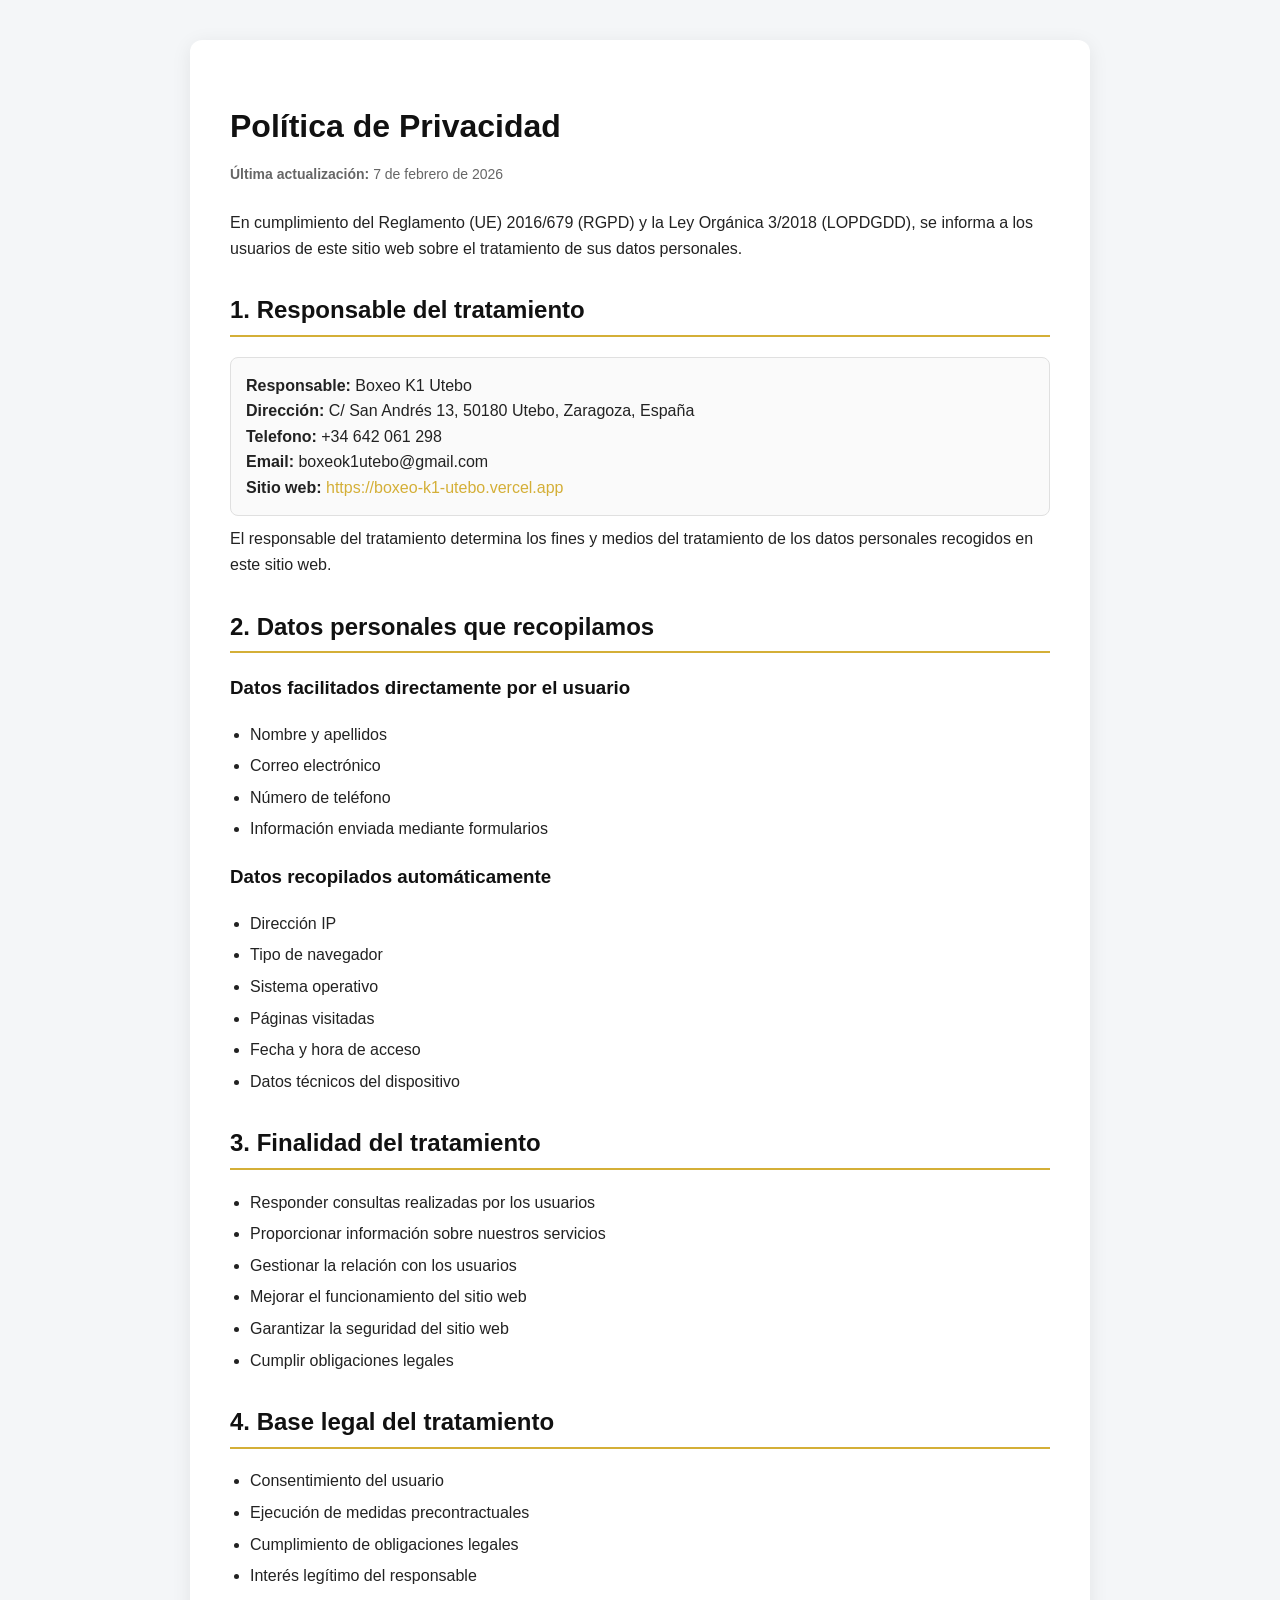
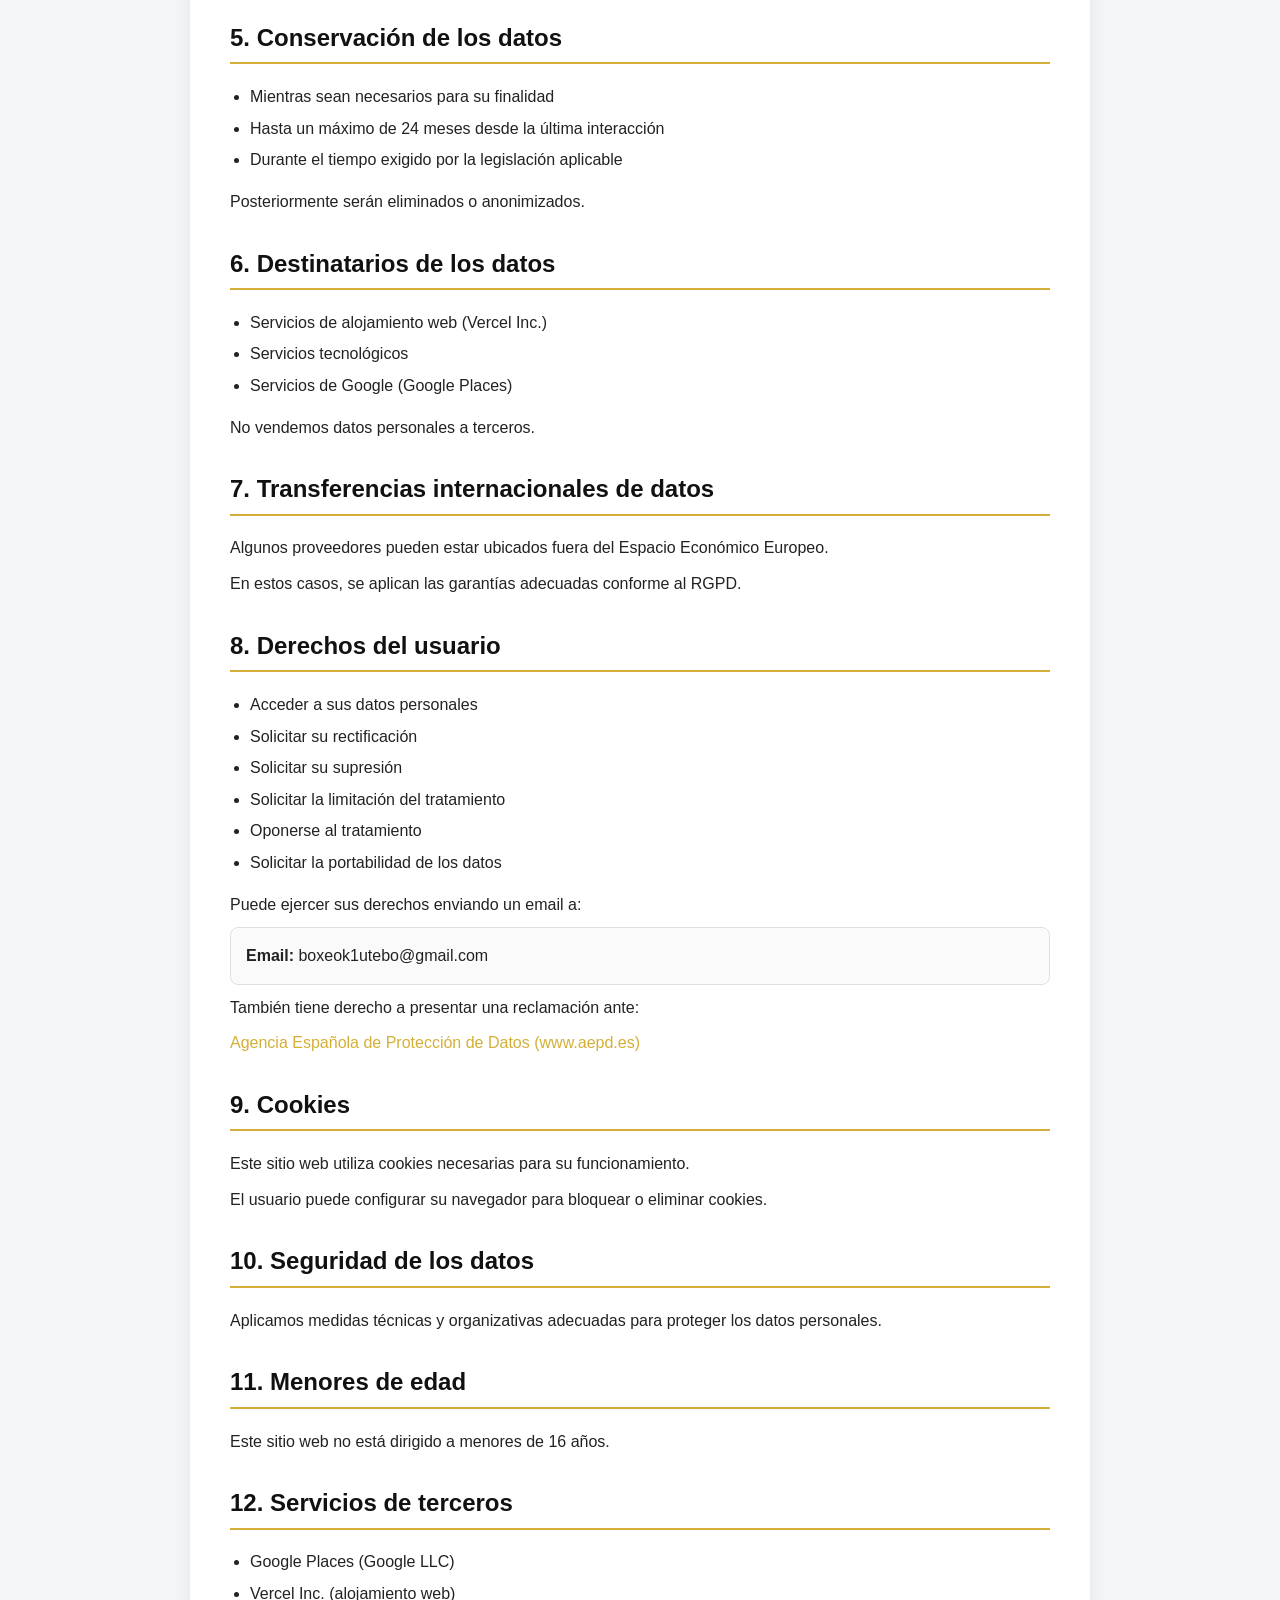
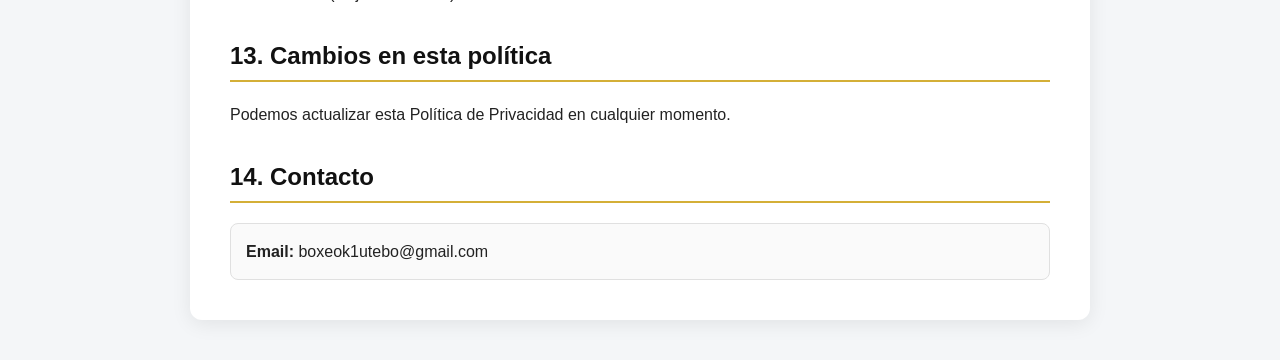
<file: privacidad/index.html>
<!DOCTYPE html>
<html lang="es">
<head>
    <meta charset="UTF-8">
    <title>Política de Privacidad - Boxeo K1 Utebo</title>
    <meta name="viewport" content="width=device-width, initial-scale=1.0">

    <style>
        :root {
            --primary: #111111;
            --accent: #d4af37;
            --text: #222222;
            --background: #f4f6f8;
            --card: #ffffff;
            --border: #e0e0e0;
        }

        * {
            box-sizing: border-box;
        }

        body {
            margin: 0;
            padding: 0;
            font-family: -apple-system, BlinkMacSystemFont, "Segoe UI", Roboto, Arial, sans-serif;
            background: var(--background);
            color: var(--text);
            line-height: 1.6;
        }

        .container {
            max-width: 900px;
            margin: 40px auto;
            background: var(--card);
            padding: 40px;
            border-radius: 12px;
            box-shadow: 0 4px 20px rgba(0,0,0,0.08);
        }

        h1 {
            font-size: 32px;
            margin-bottom: 10px;
            color: var(--primary);
        }

        h2 {
            margin-top: 30px;
            color: var(--primary);
            border-bottom: 2px solid var(--accent);
            padding-bottom: 5px;
        }

        h3 {
            margin-top: 20px;
            color: var(--primary);
        }

        p {
            margin: 10px 0;
        }

        ul {
            padding-left: 20px;
        }

        li {
            margin: 6px 0;
        }

        a {
            color: var(--accent);
            text-decoration: none;
            font-weight: 500;
        }

        a:hover {
            text-decoration: underline;
        }

        .last-update {
            color: #666;
            font-size: 14px;
            margin-bottom: 25px;
        }

        .contact-box {
            background: #fafafa;
            border: 1px solid var(--border);
            padding: 15px;
            border-radius: 8px;
            margin-top: 10px;
        }

        @media (max-width: 768px) {
            .container {
                margin: 15px;
                padding: 20px;
            }

            h1 {
                font-size: 26px;
            }
        }
    </style>

</head>
<body>

<div class="container">

<h1>Política de Privacidad</h1>

<p class="last-update"><strong>Última actualización:</strong> 7 de febrero de 2026</p>

<p>En cumplimiento del Reglamento (UE) 2016/679 (RGPD) y la Ley Orgánica 3/2018 (LOPDGDD), se informa a los usuarios de este sitio web sobre el tratamiento de sus datos personales.</p>

<h2>1. Responsable del tratamiento</h2>

<div class="contact-box">
<strong>Responsable:</strong> Boxeo K1 Utebo<br>
<strong>Dirección:</strong> C/ San Andrés 13, 50180 Utebo, Zaragoza, España<br>
<strong>Telefono:</strong> +34 642 061 298<br>
<strong>Email:</strong> boxeok1utebo@gmail.com<br>
<strong>Sitio web:</strong> 
<a href="https://boxeo-k1-utebo.vercel.app" target="_blank">
https://boxeo-k1-utebo.vercel.app
</a>
</div>

<p>El responsable del tratamiento determina los fines y medios del tratamiento de los datos personales recogidos en este sitio web.</p>

<h2>2. Datos personales que recopilamos</h2>

<h3>Datos facilitados directamente por el usuario</h3>
<ul>
<li>Nombre y apellidos</li>
<li>Correo electrónico</li>
<li>Número de teléfono</li>
<li>Información enviada mediante formularios</li>
</ul>

<h3>Datos recopilados automáticamente</h3>
<ul>
<li>Dirección IP</li>
<li>Tipo de navegador</li>
<li>Sistema operativo</li>
<li>Páginas visitadas</li>
<li>Fecha y hora de acceso</li>
<li>Datos técnicos del dispositivo</li>
</ul>

<h2>3. Finalidad del tratamiento</h2>

<ul>
<li>Responder consultas realizadas por los usuarios</li>
<li>Proporcionar información sobre nuestros servicios</li>
<li>Gestionar la relación con los usuarios</li>
<li>Mejorar el funcionamiento del sitio web</li>
<li>Garantizar la seguridad del sitio web</li>
<li>Cumplir obligaciones legales</li>
</ul>

<h2>4. Base legal del tratamiento</h2>

<ul>
<li>Consentimiento del usuario</li>
<li>Ejecución de medidas precontractuales</li>
<li>Cumplimiento de obligaciones legales</li>
<li>Interés legítimo del responsable</li>
</ul>

<h2>5. Conservación de los datos</h2>

<ul>
<li>Mientras sean necesarios para su finalidad</li>
<li>Hasta un máximo de 24 meses desde la última interacción</li>
<li>Durante el tiempo exigido por la legislación aplicable</li>
</ul>

<p>Posteriormente serán eliminados o anonimizados.</p>

<h2>6. Destinatarios de los datos</h2>

<ul>
<li>Servicios de alojamiento web (Vercel Inc.)</li>
<li>Servicios tecnológicos</li>
<li>Servicios de Google (Google Places)</li>
</ul>

<p>No vendemos datos personales a terceros.</p>

<h2>7. Transferencias internacionales de datos</h2>

<p>Algunos proveedores pueden estar ubicados fuera del Espacio Económico Europeo.</p>

<p>En estos casos, se aplican las garantías adecuadas conforme al RGPD.</p>

<h2>8. Derechos del usuario</h2>

<ul>
<li>Acceder a sus datos personales</li>
<li>Solicitar su rectificación</li>
<li>Solicitar su supresión</li>
<li>Solicitar la limitación del tratamiento</li>
<li>Oponerse al tratamiento</li>
<li>Solicitar la portabilidad de los datos</li>
</ul>

<p>Puede ejercer sus derechos enviando un email a:</p>

<div class="contact-box">
<strong>Email:</strong> boxeok1utebo@gmail.com
</div>

<p>También tiene derecho a presentar una reclamación ante:</p>

<a href="https://www.aepd.es" target="_blank">
Agencia Española de Protección de Datos (www.aepd.es)
</a>

<h2>9. Cookies</h2>

<p>Este sitio web utiliza cookies necesarias para su funcionamiento.</p>

<p>El usuario puede configurar su navegador para bloquear o eliminar cookies.</p>

<h2>10. Seguridad de los datos</h2>

<p>Aplicamos medidas técnicas y organizativas adecuadas para proteger los datos personales.</p>

<h2>11. Menores de edad</h2>

<p>Este sitio web no está dirigido a menores de 16 años.</p>

<h2>12. Servicios de terceros</h2>

<ul>
<li>Google Places (Google LLC)</li>
<li>Vercel Inc. (alojamiento web)</li>
</ul>

<h2>13. Cambios en esta política</h2>

<p>Podemos actualizar esta Política de Privacidad en cualquier momento.</p>

<h2>14. Contacto</h2>

<div class="contact-box">
<strong>Email:</strong> boxeok1utebo@gmail.com
</div>

</div>

</body>
</html>
</file>
